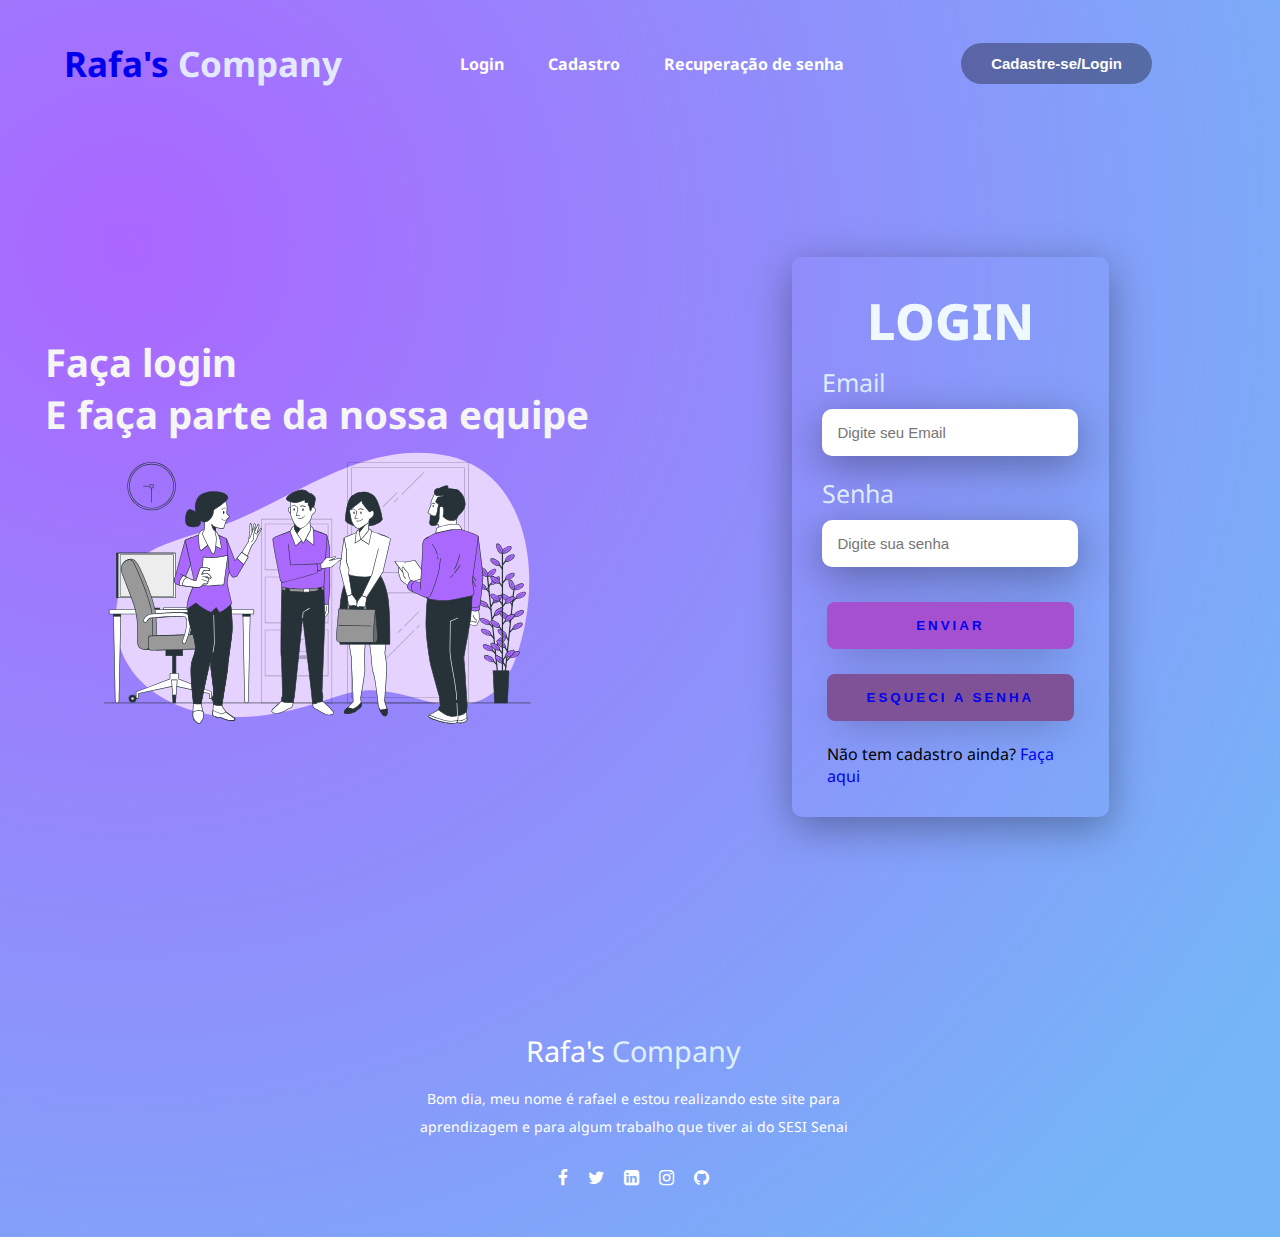
<file: Página de Login/index.html>
<!DOCTYPE html>
<html lang="Pt-br">
<head>
    <meta charset="UTF-8">
    <meta http-equiv="X-UA-Compatible" content="IE=edge">
    <meta name="viewport" content="width=device-width, initial-scale=1.0">
    <link rel="stylesheet" href="style.css">
    <link rel="stylesheet" href="https://stackpath.bootstrapcdn.com/font-awesome/4.7.0/css/font-awesome.min.css">
    <title>Página de Login</title>
</head>
<body>
    <div>
    <nav>
        <h2 class="logo"><a href="index.html">Rafa's <span>Company</span></a></h2>
        <ul class="nav-list">
            <li><a href="index.html">Login</a></li>
            <li><a href="cadastro.html">Cadastro</a></li>
            <li><a href="recuperacao.html">Recuperação de senha</a></li>
        </ul>
        <a href="index.html"><button class="btn-top" type="button">Cadastre-se/Login</button></a>
    </nav>
    </div>
    <div class="main-login">
        <div class="login-esquerda">
            <h1>Faça login <br> E faça parte da nossa equipe</h1>
            <img class="img-esquerda" src="fotinho daora.svg" alt="fotinho daora">
        </div>
        <div class="login-direita">
            <div class="card-login">
                <h1>LOGIN</h1>
                <div class="textfield">
                    <label for="login">Email</label>
                    <input type="text" name="login" placeholder="Digite seu Email">
                </div>
                <div class="textfield">
                    <label for="senha">Senha</label>
                    <input type="password" name="senha" placeholder="Digite sua senha">
                </div>
                <button class="btn-login"><a href="inde.html">Enviar</button></a>
                <button class="btn-forget"><a href="recuperacao.html">Esqueci a senha</a></button>
                <div class="cadastro">
                    <br>
                    Não tem cadastro ainda? <a href="cadastro.html">Faça aqui</a>
                </div>
            </div>
        </div>
    </div>
    <footer>
        <div class="footer-content">
            <h3>Rafa's <span> Company</span></h3>
            <p>Bom dia, meu nome é rafael e estou realizando este site para aprendizagem e para algum trabalho que tiver ai do SESI Senai</p>
            <ul class="socials">
                <li><a href="https://www.facebook.com/rafael.kohls.5/"><i class="fa fa-facebook"></i></a></li>
                <li><a href="https://twitter.com/Rafahpaz_"><i class="fa fa-twitter"></i></a></li>
                <li><a href="https://www.linkedin.com/in/rafaelkpaz/"><i class="fa fa-linkedin-square"></i></a></li>
                <li><a href="https://www.instagram.com/paz.rafa_/"><i class="fa fa-instagram"></i></a></li>
                <li><a href="https://github.com/rafahpaz"><i class="fa fa-github"></i></a></li>
            </ul>
        </div>
    </footer>
<script src="script.js"></script>
</body>
</html>
</file>
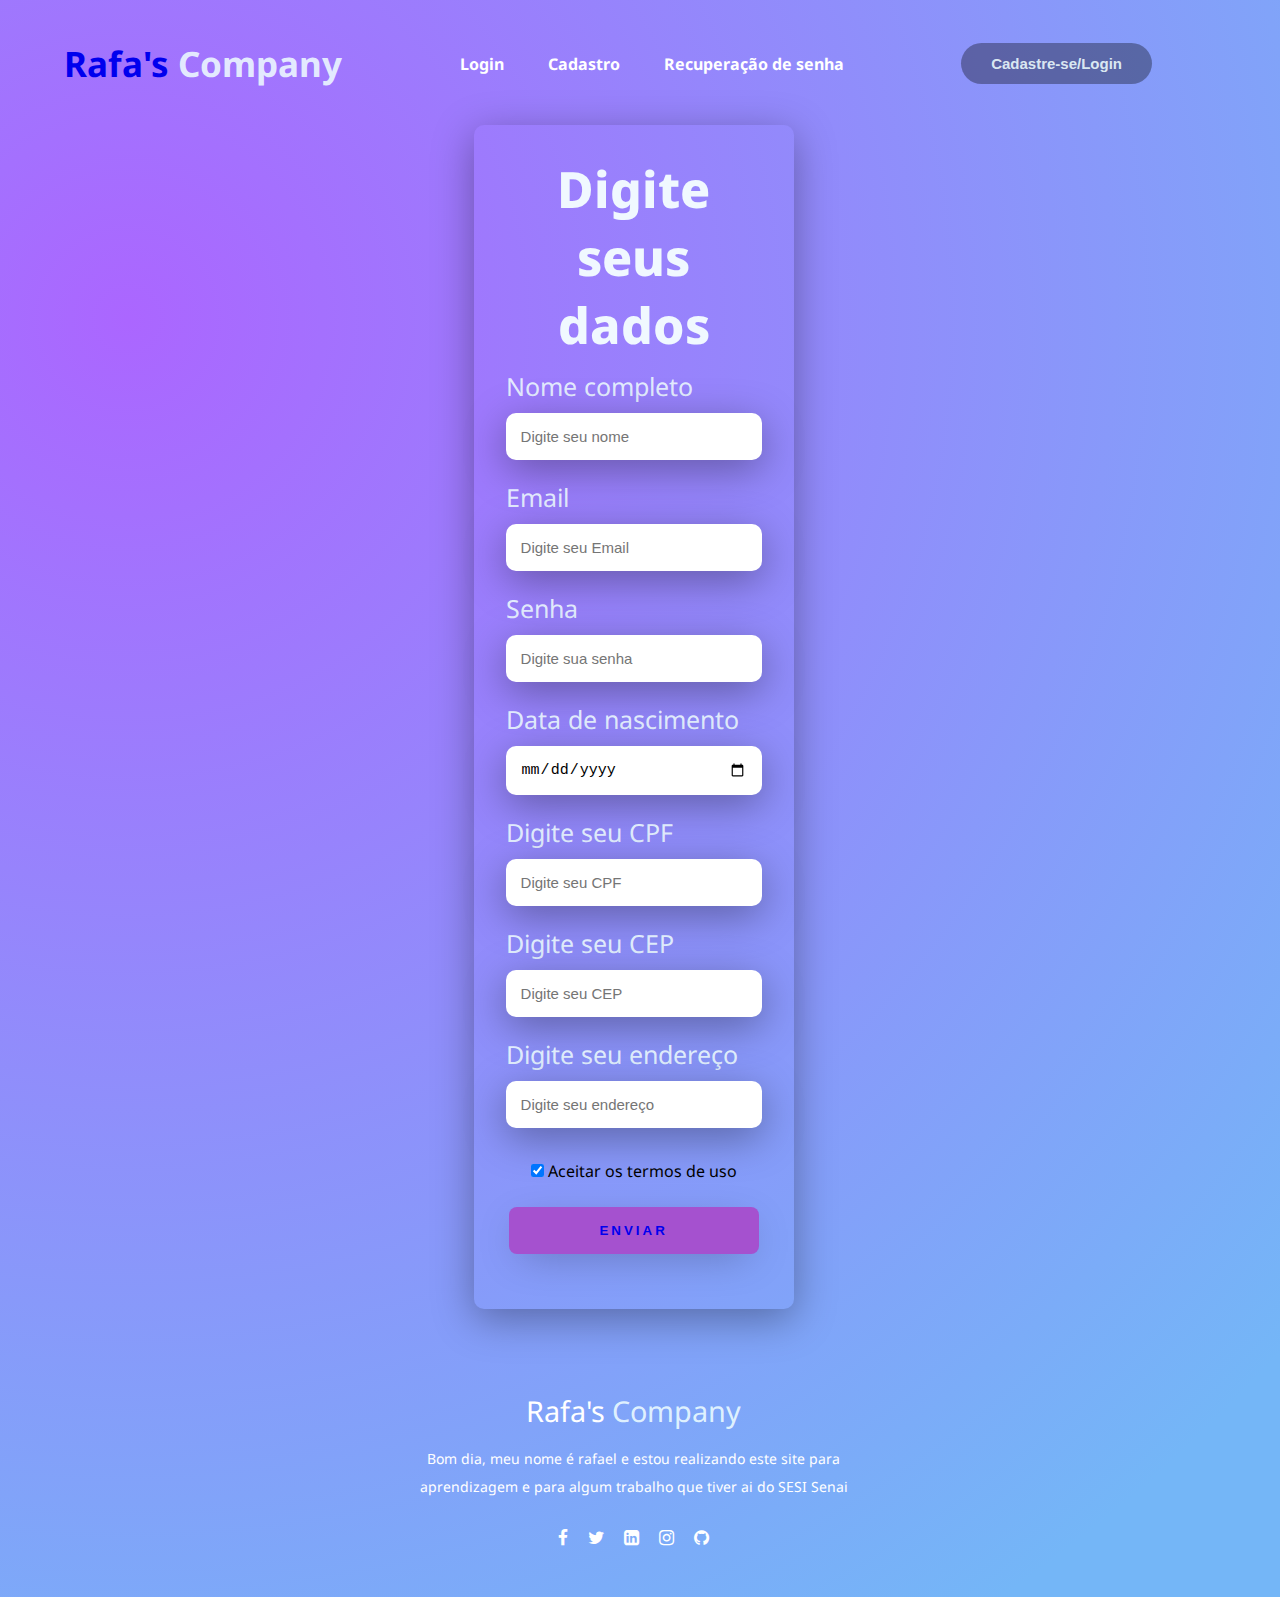
<file: Página de Login/cadastro.html>
<!DOCTYPE html>
<html lang="Pt-br">
<head>
    <meta charset="UTF-8">
    <meta http-equiv="X-UA-Compatible" content="IE=edge">
    <meta name="viewport" content="width=device-width, initial-scale=1.0">
    <link rel="stylesheet" href="style-cadastro.css">
    <link rel="stylesheet" href="https://stackpath.bootstrapcdn.com/font-awesome/4.7.0/css/font-awesome.min.css">
    <title>Página de Cadastro</title>
</head>
<body>
    <div>
        <nav>
            <h2 class="logo"><a href="index.html">Rafa's <span>Company</span></a></h2>
            <ul class="nav-list">
                <li><a href="index.html">Login</a></li>
                <li><a href="cadastro.html">Cadastro</a></li>
                <li><a href="recuperacao.html">Recuperação de senha</a></li>
            </ul>
            <a href="index.html"><button class="btn-top" type="button">Cadastre-se/Login</button></a>
        </nav>
        </div>
    <div class="main-login">
        <div class="login-direita">
            <div class="card-login">
                <h1>Digite seus <br> dados</h1>
                <div class="textfield">
                    <label for="login">Nome completo</label>
                    <input type="text" name="login" placeholder="Digite seu nome">
                </div>
                <div class="textfield">
                    <label for="login">Email</label>
                    <input type="text" name="login" placeholder="Digite seu Email">
                </div>
                <div class="textfield">
                    <label for="senha">Senha</label>
                    <input type="password" name="senha" placeholder="Digite sua senha">
                </div>
                <div class="textfield">
                    <label for="senha">Data de nascimento</label>
                    <input type="date" name="data" placeholder="Digite sua senha">
                </div>
                <div class="textfield">
                    <label for="senha">Digite seu CPF</label>
                    <input type="text" name="senha" placeholder="Digite seu CPF">
                </div>
                <div class="textfield">
                    <label for="senha">Digite seu CEP</label>
                    <input type="text" name="senha" placeholder="Digite seu CEP">
                </div>
                <div class="textfield">
                    <label for="senha">Digite seu endereço</label>
                    <input type="text" name="senha" placeholder="Digite seu endereço">
                </div>
                <div class="termos">
                    <br>
                    <input type="checkbox" name=mybox value="1" checked> Aceitar os termos de uso<br>
                </div>
                <button class="btn-login"><a href="index.html">Enviar</button></a>

            </div>
        </div>
    </div>
    <footer>
        <div class="footer-content">
            <h3>Rafa's <span> Company</span></h3>
            <p>Bom dia, meu nome é rafael e estou realizando este site para aprendizagem e para algum trabalho que tiver ai do SESI Senai</p>
            <ul class="socials">
                <li><a href="https://www.facebook.com/rafael.kohls.5/"><i class="fa fa-facebook"></i></a></li>
                <li><a href="https://twitter.com/Rafahpaz_"><i class="fa fa-twitter"></i></a></li>
                <li><a href="https://www.linkedin.com/in/rafaelkpaz/"><i class="fa fa-linkedin-square"></i></a></li>
                <li><a href="https://www.instagram.com/paz.rafa_/"><i class="fa fa-instagram"></i></a></li>
                <li><a href="https://github.com/rafahpaz"><i class="fa fa-github"></i></a></li>
            </ul>
        </div>
    </footer>
</body>
</html>
</file>
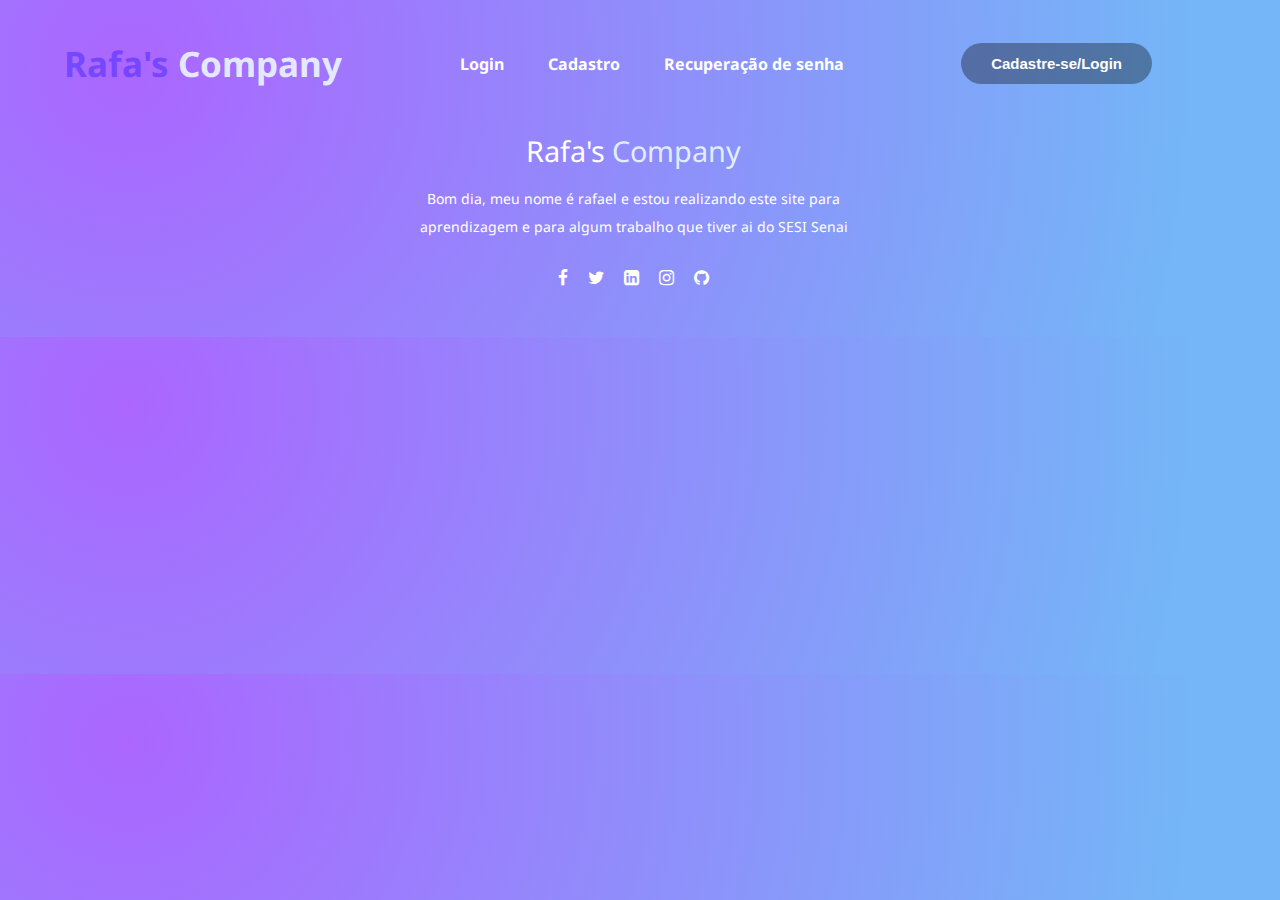
<file: Página de Login/home-aluno.html>
<!DOCTYPE html>
<html lang="Pt-br">
<head>
    <meta charset="UTF-8">
    <meta http-equiv="X-UA-Compatible" content="IE=edge">
    <meta name="viewport" content="width=device-width, initial-scale=1.0">
    <link rel="stylesheet" href="style.css">
    <link rel="stylesheet" href="https://stackpath.bootstrapcdn.com/font-awesome/4.7.0/css/font-awesome.min.css">
    <title>Página de Login</title>
</head>
<body>
    <div>
    <nav>
        <h2 class="logo">Rafa's <span>Company</span></h2>
        <ul class="nav-list">
            <li><a href="index.html">Login</a></li>
            <li><a href="cadastro.html">Cadastro</a></li>
            <li><a href="recuperacao.html">Recuperação de senha</a></li>
        </ul>
        <button class="btn-top" type="button">Cadastre-se/Login</button>
    </nav>
    </div>
    <footer>
        <div class="footer-content">
            <h3>Rafa's <span> Company</span></h3>
            <p>Bom dia, meu nome é rafael e estou realizando este site para aprendizagem e para algum trabalho que tiver ai do SESI Senai</p>
            <ul class="socials">
                <li><a href="https://www.facebook.com/rafael.kohls.5/"><i class="fa fa-facebook"></i></a></li>
                <li><a href="https://twitter.com/Rafahpaz_"><i class="fa fa-twitter"></i></a></li>
                <li><a href="https://www.linkedin.com/in/rafaelkpaz/"><i class="fa fa-linkedin-square"></i></a></li>
                <li><a href="https://www.instagram.com/paz.rafa_/"><i class="fa fa-instagram"></i></a></li>
                <li><a href="https://github.com/rafahpaz"><i class="fa fa-github"></i></a></li>
            </ul>
        </div>
    </footer>
<script src="script.js"></script>
</body>
</html>
</file>
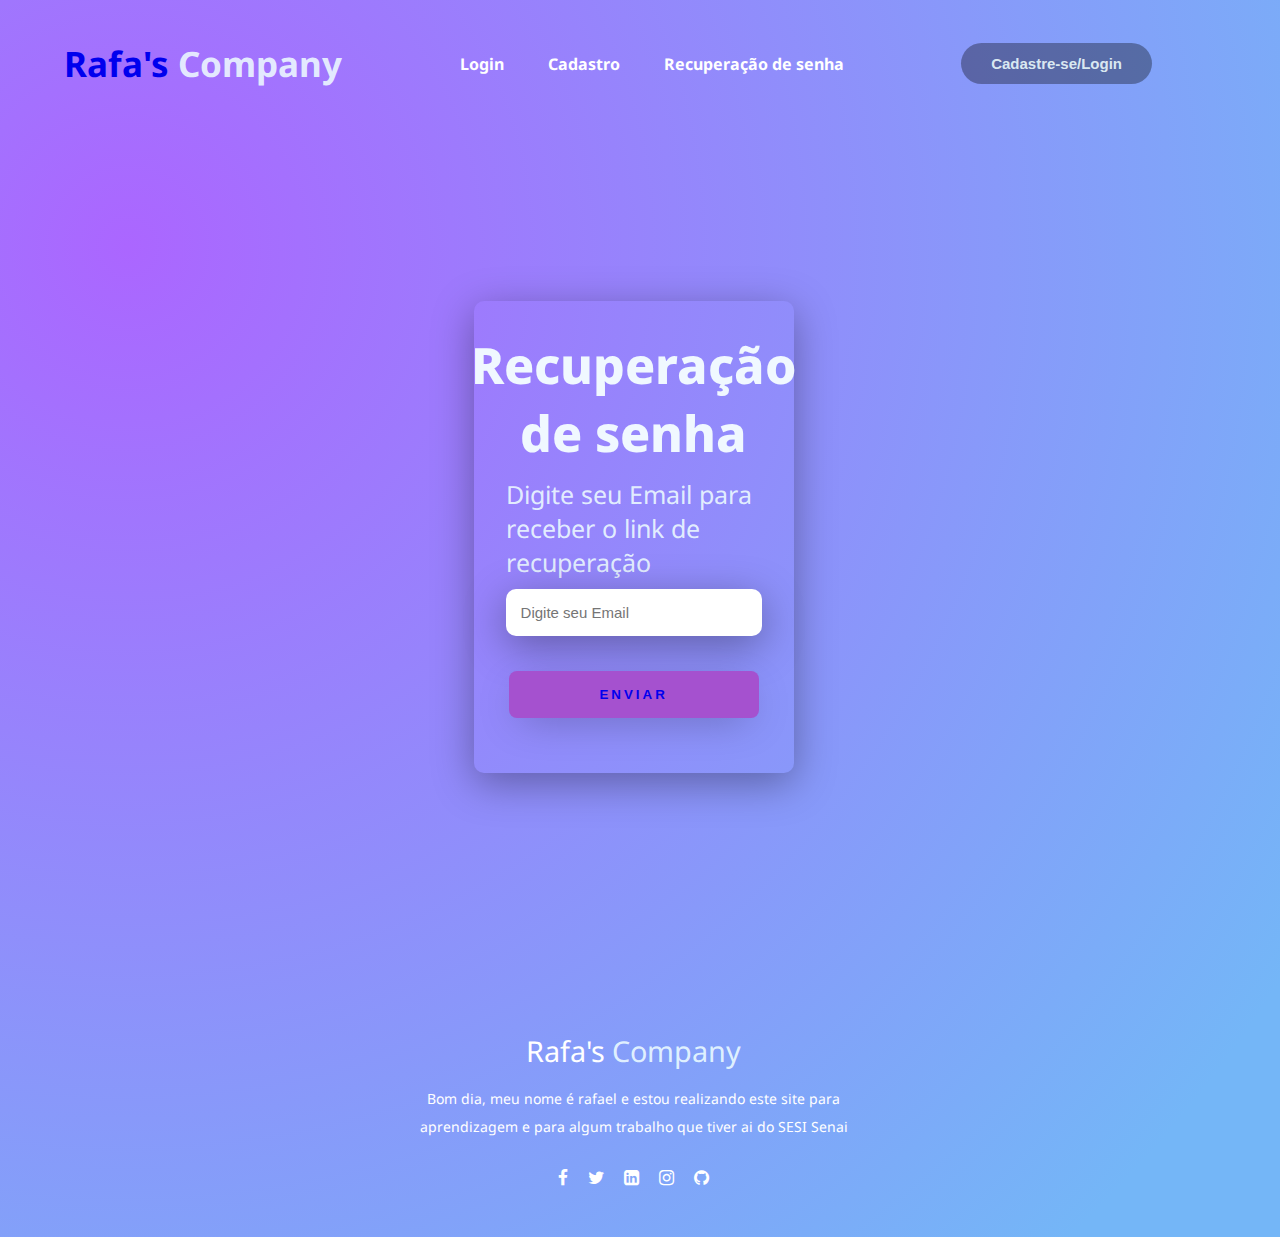
<file: Página de Login/recuperacao.html>
<!DOCTYPE html>
<html lang="Pt-br">
<head>
    <meta charset="UTF-8">
    <meta http-equiv="X-UA-Compatible" content="IE=edge">
    <meta name="viewport" content="width=device-width, initial-scale=1.0">
    <link rel="stylesheet" href="style-recuperacao.css">
    <link rel="stylesheet" href="https://stackpath.bootstrapcdn.com/font-awesome/4.7.0/css/font-awesome.min.css">
    <title>Página de Recuperação</title>
</head>
<body>
    <div>
    <nav>
        <h2 class="logo"><a href="index.html">Rafa's <span>Company</span></a></h2>
        <ul class="nav-list">
            <li><a href="index.html">Login</a></li>
            <li><a href="cadastro.html">Cadastro</a></li>
            <li><a href="recuperacao.html">Recuperação de senha</a></li>
        </ul>
        <a href="index.html"><button class="btn-top" type="button">Cadastre-se/Login</button></a>
    </nav>
    </div>
    <div class="main-login">
        <div class="login-direita">
            <div class="card-login">
                <h1>Recuperação <br> de senha</h1>
                <div class="textfield">
                    <label for="login">Digite seu Email para receber o link de recuperação</label>
                    <input type="text" name="login" placeholder="Digite seu Email">
                </div>
                <button class="btn-login"><a href="index.html">Enviar</button></a>
            </div>
        </div>
    </div>
    <footer>
        <div class="footer-content">
            <h3>Rafa's <span> Company</span></h3>
            <p>Bom dia, meu nome é rafael e estou realizando este site para aprendizagem e para algum trabalho que tiver ai do SESI Senai</p>
            <ul class="socials">
                <li><a href="https://www.facebook.com/rafael.kohls.5/"><i class="fa fa-facebook"></i></a></li>
                <li><a href="https://twitter.com/Rafahpaz_"><i class="fa fa-twitter"></i></a></li>
                <li><a href="https://www.linkedin.com/in/rafaelkpaz/"><i class="fa fa-linkedin-square"></i></a></li>
                <li><a href="https://www.instagram.com/paz.rafa_/"><i class="fa fa-instagram"></i></a></li>
                <li><a href="https://github.com/rafahpaz"><i class="fa fa-github"></i></a></li>
            </ul>
        </div>
    </footer>
<script src="script.js"></script>
</body>
</html>
</file>
<file: Página de Login/style.css>
@import url('https://fonts.googleapis.com/css2?family=Noto+Sans:wght@400;700&display=swap');

* {
    padding: 0;
    margin: 0;
    box-sizing: border-box;
}
body {
    margin: 0;
    font-family: 'Noto Sans', sans-serif;
    background-image: radial-gradient( circle farthest-corner at 10% 20%,  rgba(171,102,255,1) 0%, rgba(116,182,247,1) 90% );
    
}

body * {
    box-sizing: border-box;
    text-decoration: none;
    list-style-type: none;
}

nav {
    display: flex;
    align-items: center;
    justify-content: space-between;
    padding-top: 40px;
    padding-left: 5%;
    padding-right: 10%;
}

.logo{ 
    color: #0400ff56;
    font-size: 35px;
    transition: 0.3s;


}

.logo:hover {
    transition: 0.3s;
    transform: scale(1.1);
    cursor: pointer;
}

span {
    color: #f0ffffde;
}

nav ul li {
    list-style-type: none;
    display: inline-block;
    padding: 10px 20px;
}

nav ul li a{
    color: white;
    text-decoration: none;
    font-weight: bold;
}

nav ul li a:hover {
    color: rgb(148, 28, 132);
    transition: 0.3s;
}

.btn-top {
    border: none;
    background: #00000056;
    padding: 12px 30px;
    border-radius: 30px;
    color: white;
    font-weight: bold;
    font-size: 15px;
    transition: 0.4s;
}

.btn-top:hover{
    transform: scale(1.1);
    cursor: pointer;
}

.main-login {
    width: 99vw;
    height: 100vh;
    display: flex;
    justify-content: center;
    align-items: center;
}

.login-esquerda {
    width: 50vw;
    height: 100vh;
    display: flex;
    justify-content: center;
    align-items: center;
    flex-direction: column;
}

.login-esquerda > h1 {
    color: whitesmoke;
    font-size: 3vw;
}

.img-esquerda {
   width: 35vw; 
}

.login-direita {
    width: 50vw;
    height: 100vh;
    display: flex;
    justify-content: center;
    align-items: center;
}

.card-login {
    width: 50%;
    display: flex;
    justify-content: center;
    align-items: center;
    flex-direction: column;
    padding: 30px 35px;
    border-radius: 10px;
    box-shadow: 0px 10px 40px #00000056;
}

.card-login > h1 {
    color: aliceblue;
    font-size: 50px;
    font-weight: 800;
    margin: 0;
}

.textfield {
    display: flex;
    flex-direction: column;
    align-items: flex-start;
    justify-content: center;
    margin: 10px 0px;
    font-size: 25px;
}

.textfield > input {
    width: 20vw;
    border: none;
    border-radius: 10px;
    padding: 15px;
    font-size: 12px;
    box-shadow: 0px 10px 40px #00000056;
    outline: none;
    box-sizing: border-box;
    font-size: 15px;
}

.textfield > label {
    color: #f0ffffde;
    margin-bottom: 10px;
}

.btn-login {
    width: 100%;
    padding: 16px 0px;
    margin: 25px;
    border: none;
    border-radius: 8px;
    outline: none;
    text-transform: uppercase;
    font-weight: 800;
    letter-spacing: 3px;
    color: #f0ffffde;
    background: rgb(165, 81, 207);
    cursor: pointer;
    box-shadow: 0px 10px 40px -12px #00000056;
}

.btn-forget {
    width: 100%;
    padding: 16px 0px;
    border: none;
    border-radius: 8px;
    outline: none;
    text-transform: uppercase;
    font-weight: 800;
    letter-spacing: 3px;
    color: #f0ffffde;
    background: rgb(127, 81, 150);
    cursor: pointer;
    box-shadow: 0px 10px 40px -12px #00000056;
}

footer {
    height: auto;
    width: 99vw;
    font-family: 'Noto Sans', sans-serif;
    padding-top: 40px;
    color: white;
}

.footer-content{
    display: flex;
    align-items: center;
    justify-content: center;
    flex-direction: column;
    text-align: center;
}

.footer-content h3 {
    font-size: 1.8rem;
    font-weight: 400;
    text-transform: capitalize;
    line-height: 3rem;
}

.footer-content p {
    max-width: 500px;
    margin: 10px auto;
    line-height: 28px;
    font-size: 14px;
}

.socials{
    list-style: none;
    display: flex;
    align-items: center;
    justify-content: center;
    margin: 1rem 0 3rem 0;
}

.socials li {
    margin: 0 10px;
}

.socials a {
    text-decoration: none;
    color: white;
}

.socials a i {
    font-size: 1.1rem;
    transition: color 0.4s ease;
}

.socials a:hover i {
    color: rgb(127, 81, 150);
}

@media only screen and (max-width: 950px){
    .card-login{
        width: 85%;
    }
}

@media only screen and (max-width: 600px){
    .main-login{
        flex-direction: column;
    }
    .login-esquerda > h1{
        display: none;
    }
    .login-esquerda{
        width: 100%;
        height: auto;
    }
    .login-direita{
        width: 100%;
        height: auto;
    }
    .img-esquerda{
        width: 35vh;
    }
    .card-login{
        width: 90%;
    }
}
</file>
<file: Página de Login/style-cadastro.css>
@import url('https://fonts.googleapis.com/css2?family=Noto+Sans:wght@400;700&display=swap');

* {
    padding: 0;
    margin: 0;
    box-sizing: border-box;
}
body {
    margin: 0;
    font-family: 'Noto Sans', sans-serif;
    background-image: radial-gradient( circle farthest-corner at 10% 20%,  rgba(171,102,255,1) 0%, rgba(116,182,247,1) 90% );
}

body * {
    box-sizing: border-box;
    text-decoration: none;
    list-style-type: none;
}

nav {
    display: flex;
    align-items: center;
    justify-content: space-between;
    padding-top: 40px;
    padding-left: 5%;
    padding-right: 10%;
}

.logo{ 
    color: #0400ff56;
    font-size: 35px;
    transition: 0.3s;
}

.logo:hover {
    transition: 0.3s;
    transform: scale(1.1);
    cursor: pointer;
}

span {
    color: #f0ffffde;
}

nav ul li {
    list-style-type: none;
    display: inline-block;
    padding: 10px 20px;
}

nav ul li a{
    color: white;
    text-decoration: none;
    font-weight: bold;
}

nav ul li a:hover {
    color: rgb(148, 28, 132);
    transition: 0.3s;
}

.btn-top {
    border: none;
    background: #00000056;
    padding: 12px 30px;
    border-radius: 30px;
    color: #f0ffffde;
    font-weight: bold;
    font-size: 15px;
    transition: 0.4s;
}

.btn-top:hover{
    transform: scale(1.1);
    cursor: pointer;
}

h1 {
    text-align: center;
}
.main-login {
    width: 99vw;
    height: 140vh;
    display: flex;
    justify-content: center;
    align-items: center;
}

.login-esquerda {
    width: 50vw;
    height: 100vh;
    display: flex;
    justify-content: center;
    align-items: center;
    flex-direction: column;
}

.login-esquerda > h1 {
    color: whitesmoke;
    font-size: 3vw;
}

.img-esquerda {
   width: 35vw; 
}

.login-direita {
    width: 50vw;
    height: 100vh;
    display: flex;
    justify-content: center;
    align-items: center;
}

.card-login {
    width: 50%;
    display: flex;
    justify-content: center;
    align-items: center;
    flex-direction: column;
    padding: 30px 35px;
    border-radius: 10px;
    box-shadow: 0px 10px 40px #00000056;
}

.card-login > h1 {
    color: aliceblue;
    font-size: 50px;
    font-weight: 800;
    margin: 0;
}

.textfield {
    display: flex;
    flex-direction: column;
    align-items: flex-start;
    justify-content: center;
    margin: 10px 0px;
    font-size: 25px;
}

.textfield > input {
    width: 20vw;
    border: none;
    border-radius: 10px;
    padding: 15px;
    font-size: 12px;
    box-shadow: 0px 10px 40px #00000056;
    outline: none;
    box-sizing: border-box;
    font-size: 15px;
}

.textfield > label {
    color: #f0ffffde;
    margin-bottom: 10px;
}

.btn-login {
    width: 100%;
    padding: 16px 0px;
    margin: 25px;
    border: none;
    border-radius: 8px;
    outline: none;
    text-transform: uppercase;
    font-weight: 800;
    letter-spacing: 3px;
    color: #f0ffffde;
    background: rgb(165, 81, 207);
    cursor: pointer;
    box-shadow: 0px 10px 40px -12px #00000056;
}

.btn-forget {
    width: 100%;
    padding: 16px 0px;
    border: none;
    border-radius: 8px;
    outline: none;
    text-transform: uppercase;
    font-weight: 800;
    letter-spacing: 3px;
    color: #f0ffffde;
    background: rgb(127, 81, 150);
    cursor: pointer;
    box-shadow: 0px 10px 40px -12px #00000056;
}

footer {
    height: auto;
    width: 99vw;
    font-family: 'Noto Sans', sans-serif;
    padding-top: 40px;
    color: white;
}

.footer-content{
    display: flex;
    align-items: center;
    justify-content: center;
    flex-direction: column;
    text-align: center;
}

.footer-content h3 {
    font-size: 1.8rem;
    font-weight: 400;
    text-transform: capitalize;
    line-height: 3rem;
}

.footer-content p {
    max-width: 500px;
    margin: 10px auto;
    line-height: 28px;
    font-size: 14px;
}

.socials{
    list-style: none;
    display: flex;
    align-items: center;
    justify-content: center;
    margin: 1rem 0 3rem 0;
}

.socials li {
    margin: 0 10px;
}

.socials a {
    text-decoration: none;
    color: white;
}

.socials a i {
    font-size: 1.1rem;
    transition: color 0.4s ease;
}

.socials a:hover i {
    color: rgb(127, 81, 150);
}
@media only screen and (max-width: 950px){
    .card-login{
        width: 85%;
    }
}

@media only screen and (max-width: 600px){
    .main-login{
        flex-direction: column;
    }
    .login-esquerda > h1{
        display: none;
    }
    .login-esquerda{
        width: 100%;
        height: auto;
    }
    .login-direita{
        width: 100%;
        height: auto;
    }
    .img-esquerda{
        width: 35vh;
    }
    .card-login{
        width: 90%;
    }
}
</file>
<file: Página de Login/style-recuperacao.css>
@import url('https://fonts.googleapis.com/css2?family=Noto+Sans:wght@400;700&display=swap');

* {
    padding: 0;
    margin: 0;
    box-sizing: border-box;
}
body {
    margin: 0;
    font-family: 'Noto Sans', sans-serif;
    background-image: radial-gradient( circle farthest-corner at 10% 20%,  rgba(171,102,255,1) 0%, rgba(116,182,247,1) 90% );
}

body * {
    box-sizing: border-box;
    text-decoration: none;
    list-style-type: none;
}

nav {
    display: flex;
    align-items: center;
    justify-content: space-between;
    padding-top: 40px;
    padding-left: 5%;
    padding-right: 10%;
}

.logo{ 
    color: #0400ff56;
    font-size: 35px;
    transition: 0.3s;
}

.logo:hover {
    transition: 0.3s;
    transform: scale(1.1);
    cursor: pointer;
}

span {
    color: #f0ffffde;
}

nav ul li {
    list-style-type: none;
    display: inline-block;
    padding: 10px 20px;
}

nav ul li a{
    color: white;
    text-decoration: none;
    font-weight: bold;
}

nav ul li a:hover {
    color: rgb(148, 28, 132);
    transition: 0.3s;
}

h1 {
    text-align: center;
}

.btn-top {
    border: none;
    background: #00000056;
    padding: 12px 30px;
    border-radius: 30px;
    color: #f0ffffde;
    font-weight: bold;
    font-size: 15px;
    transition: 0.4s;
}

.btn-top:hover{
    transform: scale(1.1);
    cursor: pointer;
}

.main-login {
    width: 99vw;
    height: 100vh;
    display: flex;
    justify-content: center;
    align-items: center;
}

.login-esquerda {
    width: 50vw;
    height: 100vh;
    display: flex;
    justify-content: center;
    align-items: center;
    flex-direction: column;
}

.login-esquerda > h1 {
    color: whitesmoke;
    font-size: 3vw;
}

.img-esquerda {
   width: 35vw; 
}

.login-direita {
    width: 50vw;
    height: 100vh;
    display: flex;
    justify-content: center;
    align-items: center;
}

.card-login {
    width: 50%;
    display: flex;
    justify-content: center;
    align-items: center;
    flex-direction: column;
    padding: 30px 35px;
    border-radius: 10px;
    box-shadow: 0px 10px 40px #00000056;
}

.card-login > h1 {
    color: aliceblue;
    font-size: 50px;
    font-weight: 800;
    margin: 0;
}

.textfield {
    display: flex;
    flex-direction: column;
    align-items: flex-start;
    justify-content: center;
    margin: 10px 0px;
    font-size: 25px;
}

.textfield > input {
    width: 20vw;
    border: none;
    border-radius: 10px;
    padding: 15px;
    font-size: 12px;
    box-shadow: 0px 10px 40px #00000056;
    outline: none;
    box-sizing: border-box;
    font-size: 15px;
}

.textfield > label {
    color: #f0ffffde;
    margin-bottom: 10px;
}

.btn-login {
    width: 100%;
    padding: 16px 0px;
    margin: 25px;
    border: none;
    border-radius: 8px;
    outline: none;
    text-transform: uppercase;
    font-weight: 800;
    letter-spacing: 3px;
    color: #f0ffffde;
    background: rgb(165, 81, 207);
    cursor: pointer;
    box-shadow: 0px 10px 40px -12px #00000056;
}

.btn-forget {
    width: 100%;
    padding: 16px 0px;
    border: none;
    border-radius: 8px;
    outline: none;
    text-transform: uppercase;
    font-weight: 800;
    letter-spacing: 3px;
    color: #f0ffffde;
    background: rgb(127, 81, 150);
    cursor: pointer;
    box-shadow: 0px 10px 40px -12px #00000056;
}

footer {
    height: auto;
    width: 99vw;
    font-family: 'Noto Sans', sans-serif;
    padding-top: 40px;
    color: white;
}

.footer-content{
    display: flex;
    align-items: center;
    justify-content: center;
    flex-direction: column;
    text-align: center;
}

.footer-content h3 {
    font-size: 1.8rem;
    font-weight: 400;
    text-transform: capitalize;
    line-height: 3rem;
}

.footer-content p {
    max-width: 500px;
    margin: 10px auto;
    line-height: 28px;
    font-size: 14px;
}

.socials{
    list-style: none;
    display: flex;
    align-items: center;
    justify-content: center;
    margin: 1rem 0 3rem 0;
}

.socials li {
    margin: 0 10px;
}

.socials a {
    text-decoration: none;
    color: white;
}

.socials a i {
    font-size: 1.1rem;
    transition: color 0.4s ease;
}

.socials a:hover i {
    color: rgb(127, 81, 150);
}
@media only screen and (max-width: 950px){
    .card-login{
        width: 85%;
    }
}

@media only screen and (max-width: 600px){
    .main-login{
        flex-direction: column;
    }
    .login-esquerda > h1{
        display: none;
    }
    .login-esquerda{
        width: 100%;
        height: auto;
    }
    .login-direita{
        width: 100%;
        height: auto;
    }
    .img-esquerda{
        width: 35vh;
    }
    .card-login{
        width: 90%;
    }
}
</file>
